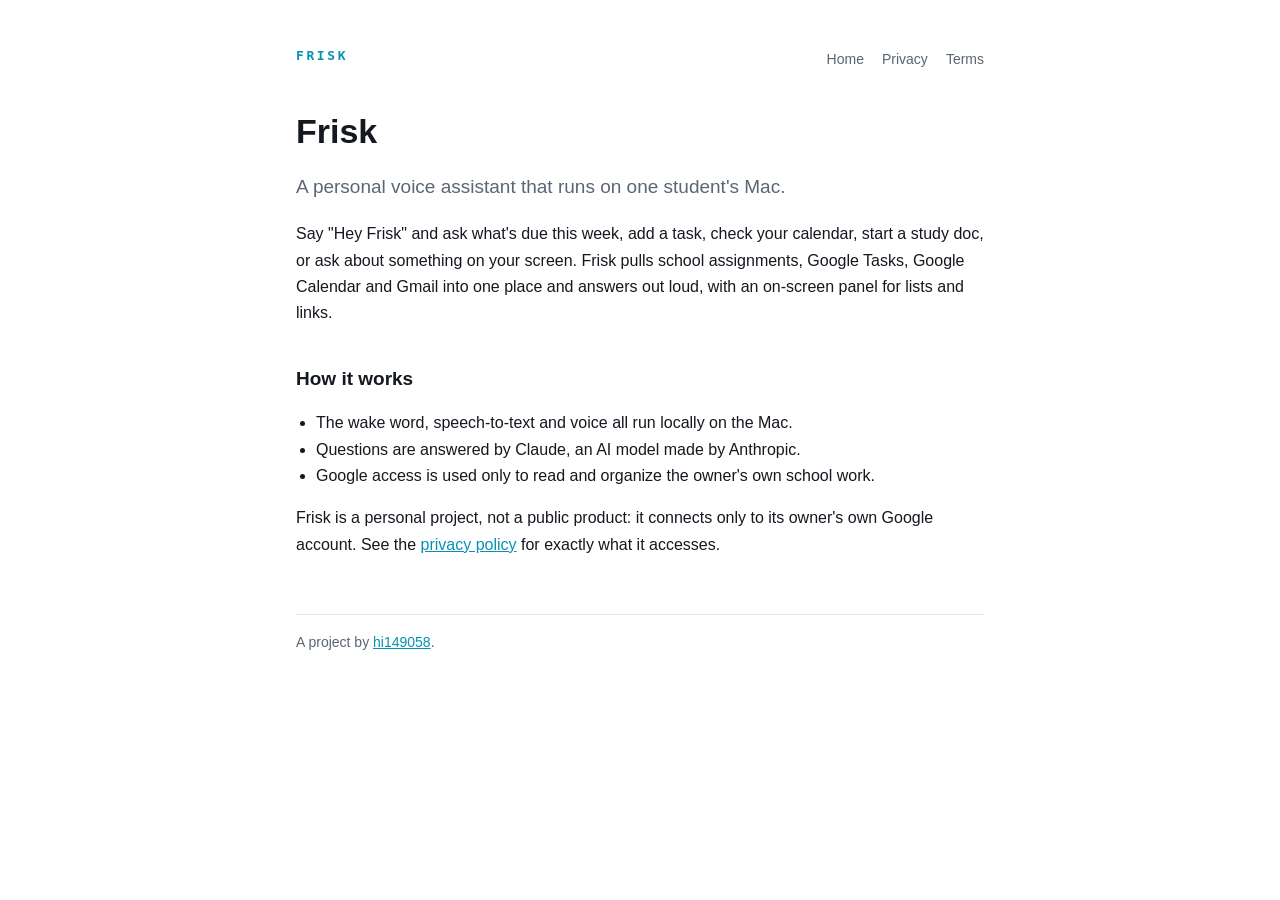
<file: index.html>
<!doctype html>
<html lang="en"><head>
<meta charset="utf-8"><meta name="viewport" content="width=device-width, initial-scale=1">
<title>Frisk</title>
<meta name="description" content="Frisk is a personal voice assistant for a student's Mac.">
<link rel="stylesheet" href="style.css">
</head><body><main>
<nav><span class="brand">FRISK</span><a href="./">Home</a><a href="privacy.html">Privacy</a><a href="terms.html">Terms</a></nav>

<h1>Frisk</h1>
<p class="lede">A personal voice assistant that runs on one student's Mac.</p>

<p>Say "Hey Frisk" and ask what's due this week, add a task, check your calendar,
start a study doc, or ask about something on your screen. Frisk pulls school
assignments, Google Tasks, Google Calendar and Gmail into one place and answers
out loud, with an on-screen panel for lists and links.</p>

<h2>How it works</h2>
<ul>
  <li>The wake word, speech-to-text and voice all run locally on the Mac.</li>
  <li>Questions are answered by Claude, an AI model made by Anthropic.</li>
  <li>Google access is used only to read and organize the owner's own school work.</li>
</ul>

<p>Frisk is a personal project, not a public product: it connects only to its
owner's own Google account. See the <a href="privacy.html">privacy policy</a> for
exactly what it accesses.</p>

<footer>A project by <a href="https://github.com/hi149058">hi149058</a>.</footer>
</main></body></html>
</file>
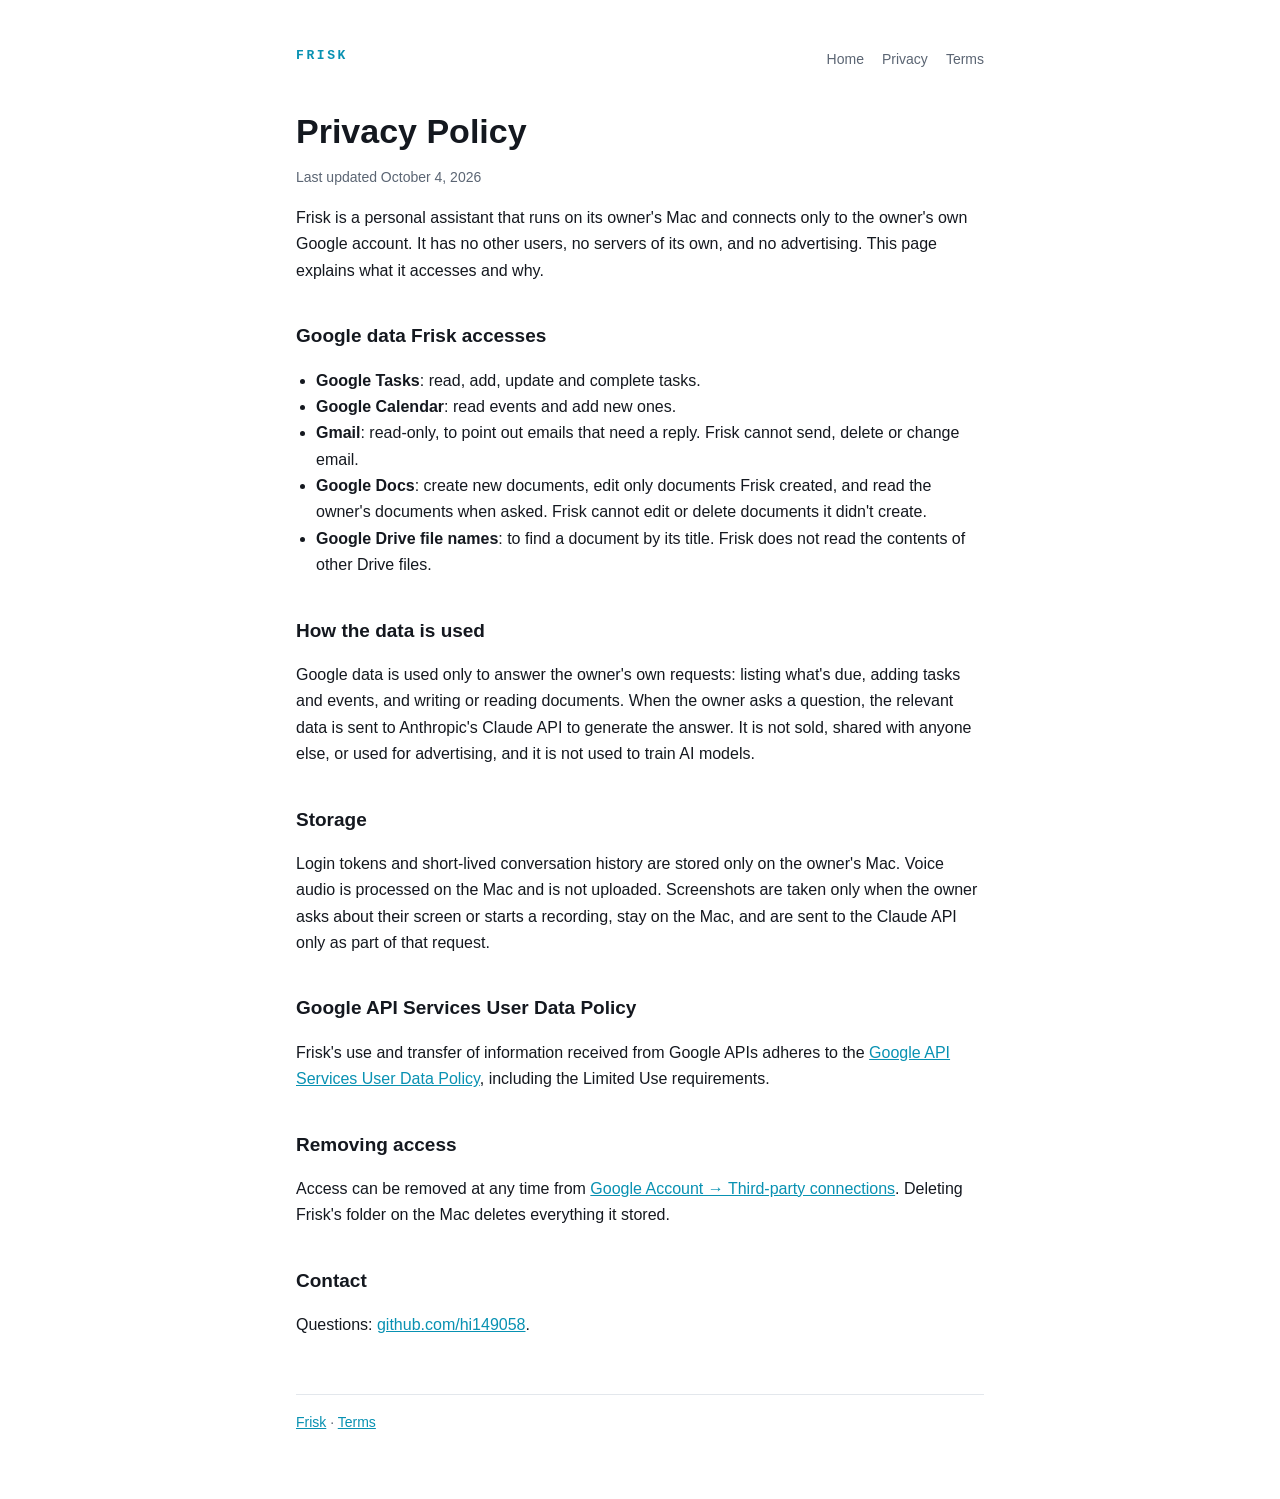
<file: privacy.html>
<!doctype html>
<html lang="en"><head>
<meta charset="utf-8"><meta name="viewport" content="width=device-width, initial-scale=1">
<title>Frisk Privacy Policy</title>
<link rel="stylesheet" href="style.css">
</head><body><main>
<nav><span class="brand">FRISK</span><a href="./">Home</a><a href="privacy.html">Privacy</a><a href="terms.html">Terms</a></nav>

<h1>Privacy Policy</h1>
<p class="muted">Last updated October 4, 2026</p>

<p>Frisk is a personal assistant that runs on its owner's Mac and connects only to
the owner's own Google account. It has no other users, no servers of its own, and
no advertising. This page explains what it accesses and why.</p>

<h2>Google data Frisk accesses</h2>
<ul>
  <li><b>Google Tasks</b>: read, add, update and complete tasks.</li>
  <li><b>Google Calendar</b>: read events and add new ones.</li>
  <li><b>Gmail</b>: read-only, to point out emails that need a reply. Frisk cannot send, delete or change email.</li>
  <li><b>Google Docs</b>: create new documents, edit only documents Frisk created, and read the owner's documents when asked. Frisk cannot edit or delete documents it didn't create.</li>
  <li><b>Google Drive file names</b>: to find a document by its title. Frisk does not read the contents of other Drive files.</li>
</ul>

<h2>How the data is used</h2>
<p>Google data is used only to answer the owner's own requests: listing what's due,
adding tasks and events, and writing or reading documents. When the owner asks a
question, the relevant data is sent to Anthropic's Claude API to generate the
answer. It is not sold, shared with anyone else, or used for advertising, and it is
not used to train AI models.</p>

<h2>Storage</h2>
<p>Login tokens and short-lived conversation history are stored only on the owner's
Mac. Voice audio is processed on the Mac and is not uploaded. Screenshots are taken
only when the owner asks about their screen or starts a recording, stay on the Mac,
and are sent to the Claude API only as part of that request.</p>

<h2>Google API Services User Data Policy</h2>
<p>Frisk's use and transfer of information received from Google APIs adheres to the
<a href="https://developers.google.com/terms/api-services-user-data-policy">Google API Services User Data Policy</a>,
including the Limited Use requirements.</p>

<h2>Removing access</h2>
<p>Access can be removed at any time from
<a href="https://myaccount.google.com/permissions">Google Account &rarr; Third-party connections</a>.
Deleting Frisk's folder on the Mac deletes everything it stored.</p>

<h2>Contact</h2>
<p>Questions: <a href="https://github.com/hi149058">github.com/hi149058</a>.</p>

<footer><a href="./">Frisk</a> &middot; <a href="terms.html">Terms</a></footer>
</main></body></html>
</file>
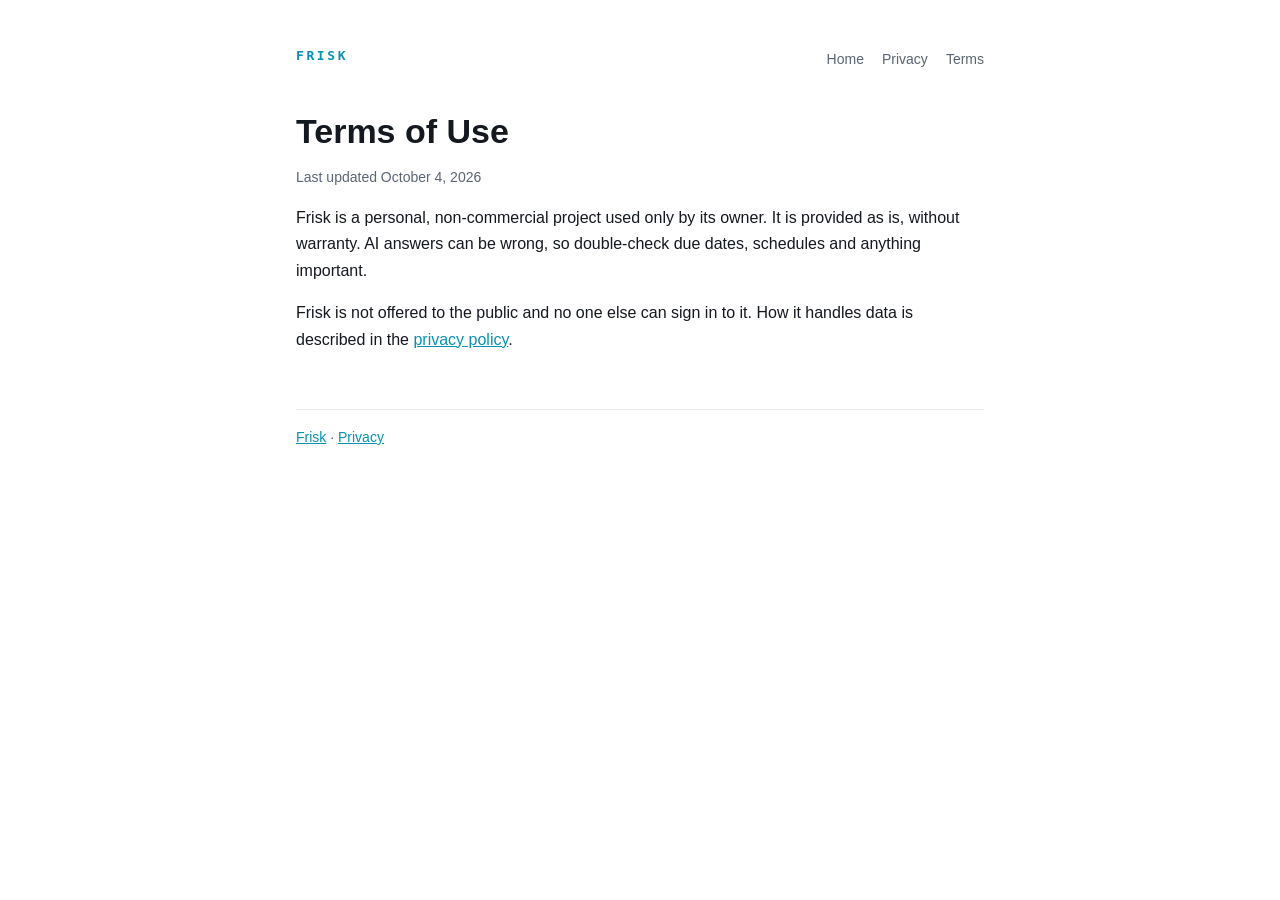
<file: terms.html>
<!doctype html>
<html lang="en"><head>
<meta charset="utf-8"><meta name="viewport" content="width=device-width, initial-scale=1">
<title>Frisk Terms</title>
<link rel="stylesheet" href="style.css">
</head><body><main>
<nav><span class="brand">FRISK</span><a href="./">Home</a><a href="privacy.html">Privacy</a><a href="terms.html">Terms</a></nav>

<h1>Terms of Use</h1>
<p class="muted">Last updated October 4, 2026</p>

<p>Frisk is a personal, non-commercial project used only by its owner. It is
provided as is, without warranty. AI answers can be wrong, so double-check due
dates, schedules and anything important.</p>

<p>Frisk is not offered to the public and no one else can sign in to it. How it
handles data is described in the <a href="privacy.html">privacy policy</a>.</p>

<footer><a href="./">Frisk</a> &middot; <a href="privacy.html">Privacy</a></footer>
</main></body></html>
</file>
<file: style.css>
:root { --bg:#ffffff; --fg:#14181f; --dim:#5b6573; --accent:#0891b2; --line:#e3e7ec; }
@media (prefers-color-scheme: dark) {
  :root { --bg:#070b10; --fg:#e6f6ff; --dim:#8a97a6; --accent:#22d3ee; --line:#1c2632; }
}
* { box-sizing:border-box; }
body { margin:0; background:var(--bg); color:var(--fg);
  font:16px/1.65 -apple-system, BlinkMacSystemFont, "Segoe UI", sans-serif; }
main { max-width:720px; margin:0 auto; padding:48px 16px 64px; }
nav { display:flex; gap:18px; font-size:14px; margin-bottom:40px; }
nav a { color:var(--dim); text-decoration:none; } nav a:hover { color:var(--accent); }
.brand { font:700 13px "SF Mono", ui-monospace, Menlo, monospace; letter-spacing:.2em; color:var(--accent); margin-right:auto; }
h1 { font-size:34px; line-height:1.2; margin:0 0 12px; }
h2 { font-size:19px; margin:36px 0 8px; }
p, li { color:var(--fg); }
.lede { font-size:19px; color:var(--dim); }
.muted { color:var(--dim); font-size:14px; }
a { color:var(--accent); }
ul { padding-left:20px; }
footer { margin-top:56px; padding-top:16px; border-top:1px solid var(--line); color:var(--dim); font-size:14px; }
</file>
